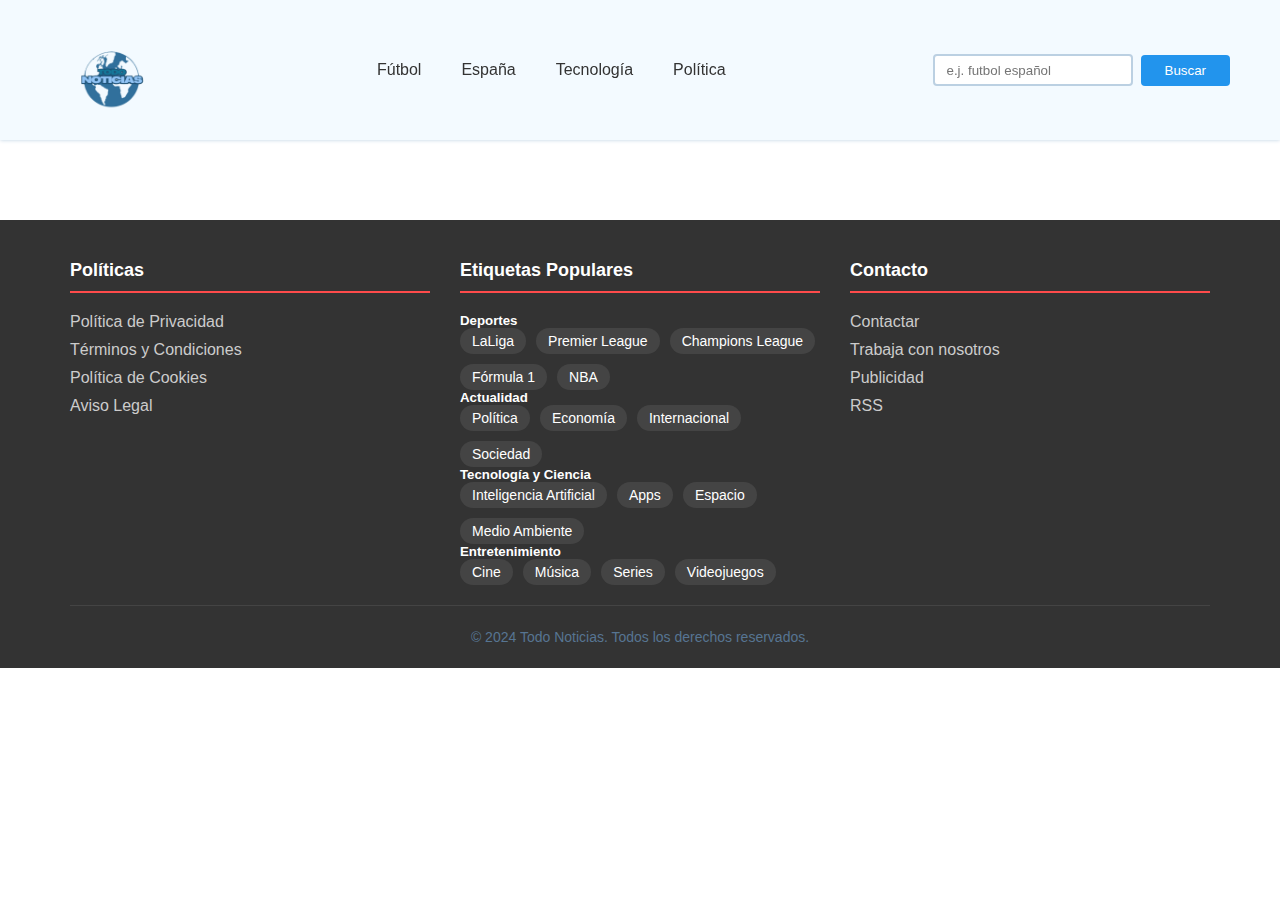
<file: NewsWebsite-main/index.html>
<!DOCTYPE html>
<html lang="en">

<head>
    <meta charset="UTF-8">
    <meta name="viewport" content="width=device-width, initial-scale=1.0">
    <title>Todo Noticias</title>
    <link rel="stylesheet" href="styles.css">
    <script src="script.js" defer></script>
 
    
</head>

<body>
    <nav>
        <div class="main-nav container flex">
            <a href="" class="company-logo">
                <img src="./images/News Mundi.png" alt="logo">
            </a>
            <div class="nav-links">
                <ul class="flex">
                   <li class="nav-item">
  <a href="#futbol" class="hover-link" onclick="onNavItemClick('futbol')">Fútbol</a>
 

<li class="nav-item">
  <a href="#espana" class="hover-link" onclick="onNavItemClick('españa')">España</a>
</li>
<li class="nav-item">
  <a href="#tecnologia" class="hover-link" onclick="onNavItemClick('tecnologia')">Tecnología</a>
</li>
<li class="nav-item">
  <a href="#politica" class="hover-link" onclick="onNavItemClick('politica')">Política</a>
</li>
                </ul>
            </div>
            <div class="search-bar flex">
                <input type="text" class="news-input" id="search-text" placeholder="e.j. futbol español">
                <button class="search-button" id="search-button">Buscar</button>
            </div>
        </div>
    </div> 
    </nav>


    <main>
        <div class="cards-container container flex" id="cardscontainer">



        </div>
    </main>

    <template id="template-news-card">
        <div class="card">
            <div class="card-header">
                <img src="https://via.placeholder.com/400x200" alt="" id="news-img">
            </div>
            <div class="card-content">
                <h3 id="news-title">This is the Title</h3>
                <h6 class="news-source" id="news-source">constGenius 02/02/2024</h6>
                <p class="news-desc" id="news-desc">Lorem ipsum dolor sit, amet consectetur adipisicing elit. Rem
                    incidunt ratione, dolore beatae quaerat voluptatum autem fugit voluptas minima eligendi facere
                    tenetur cumque. Dolorem porro, fugiat distinctio a accusamus cum!</p>
            </div>
        </div>
    </template>
    <footer class="footer">
        <div class="container">
            <div class="footer-container">
                <div class="footer-section">
                    <h4>Políticas</h4>
                    <ul class="footer-links">
                        <li><a href="./legal-pages.html/#privacidad">Política de Privacidad</a></li>
                        <li><a href="/NewsWebsite-main/legal-pages.html/">Términos y Condiciones</a></li>
                        <li><a href="/NewsWebsite-main/legal-pages.html/">Política de Cookies</a></li>
                        <li><a href="/NewsWebsite-main/legal-pages.html/">Aviso Legal</a></li>
                    </ul>
                </div>

                <div class="footer-section">
                    <h4>Etiquetas Populares</h4>
                    
                    <div class="tag-section">
                        <h5>Deportes</h5>
                        <div class="tags-container">
                            <a href="#laliga" class="tag" onclick="onNavItemClick('laliga')">LaLiga</a>
                            <a href="#premier" class="tag" onclick="onNavItemClick('premier')">Premier League</a>
                            <a href="#champions" class="tag" onclick="onNavItemClick('champions')">Champions League</a>
                            <a href="#formula1" class="tag" onclick="onNavItemClick('formula1')">Fórmula 1</a>
                            <a href="#nba" class="tag" onclick="onNavItemClick('nba')">NBA</a>
                        </div>
                    </div>

                    <div class="tag-section">
                        <h5>Actualidad</h5>
                        <div class="tags-container">
                            <a href="#politica" class="tag" onclick="onNavItemClick('politica')">Política</a>
                            <a href="#economia" class="tag" onclick="onNavItemClick('economia')">Economía</a>
                            <a href="#internacional" class="tag" onclick="onNavItemClick('internacional')">Internacional</a>
                            <a href="#sociedad" class="tag" onclick="onNavItemClick('sociedad')">Sociedad</a>
                        </div>
                    </div>

                    <div class="tag-section">
                        <h5>Tecnología y Ciencia</h5>
                        <div class="tags-container">
                            <a href="#ia" class="tag" onclick="onNavItemClick('ia')">Inteligencia Artificial</a>
                            <a href="#apps" class="tag" onclick="onNavItemClick('apps')">Apps</a>
                            <a href="#espacio" class="tag" onclick="onNavItemClick('espacio')">Espacio</a>
                            <a href="#medio-ambiente" class="tag" onclick="onNavItemClick('medio-ambiente')">Medio Ambiente</a>
                        </div>
                    </div>

                    <div class="tag-section">
                        <h5>Entretenimiento</h5>
                        <div class="tags-container">
                            <a href="#cine" class="tag" onclick="onNavItemClick('cine')">Cine</a>
                            <a href="#musica" class="tag" onclick="onNavItemClick('musica')">Música</a>
                            <a href="#series" class="tag" onclick="onNavItemClick('series')">Series</a>
                            <a href="#videojuegos" class="tag" onclick="onNavItemClick('videojuegos')">Videojuegos</a>
                        </div>
                    </div>
                </div>

                <div class="footer-section">
                    <h4>Contacto</h4>
                    <ul class="footer-links">
                        <li><a href="#contacto">Contactar</a></li>
                        <li><a href="#empleo">Trabaja con nosotros</a></li>
                        <li><a href="#publicidad">Publicidad</a></li>
                        <li><a href="#rss">RSS</a></li>
                    </ul>
                </div>
            </div>
            
            <div class="footer-bottom">
                <p>&copy; 2024 Todo Noticias. Todos los derechos reservados.</p>
            </div>
        </div>
    </footer>
</body>

</html>
</file>
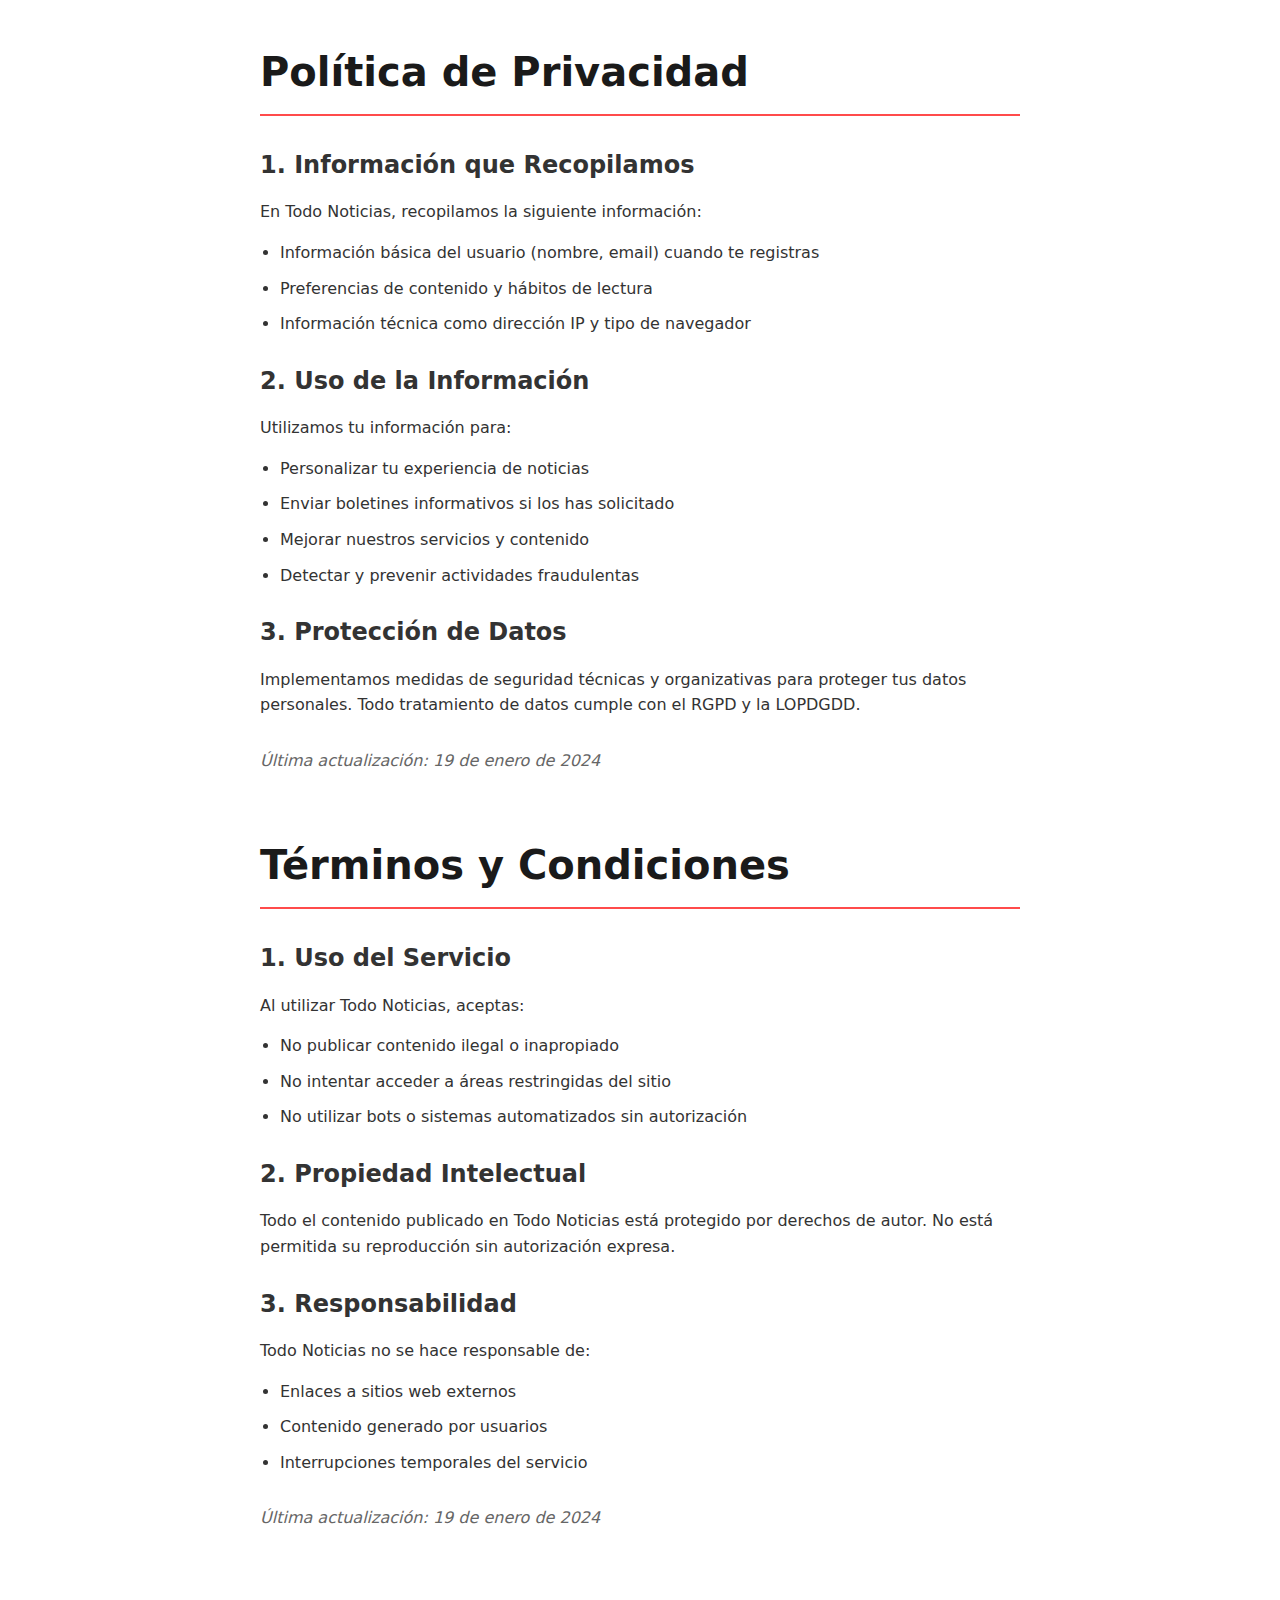
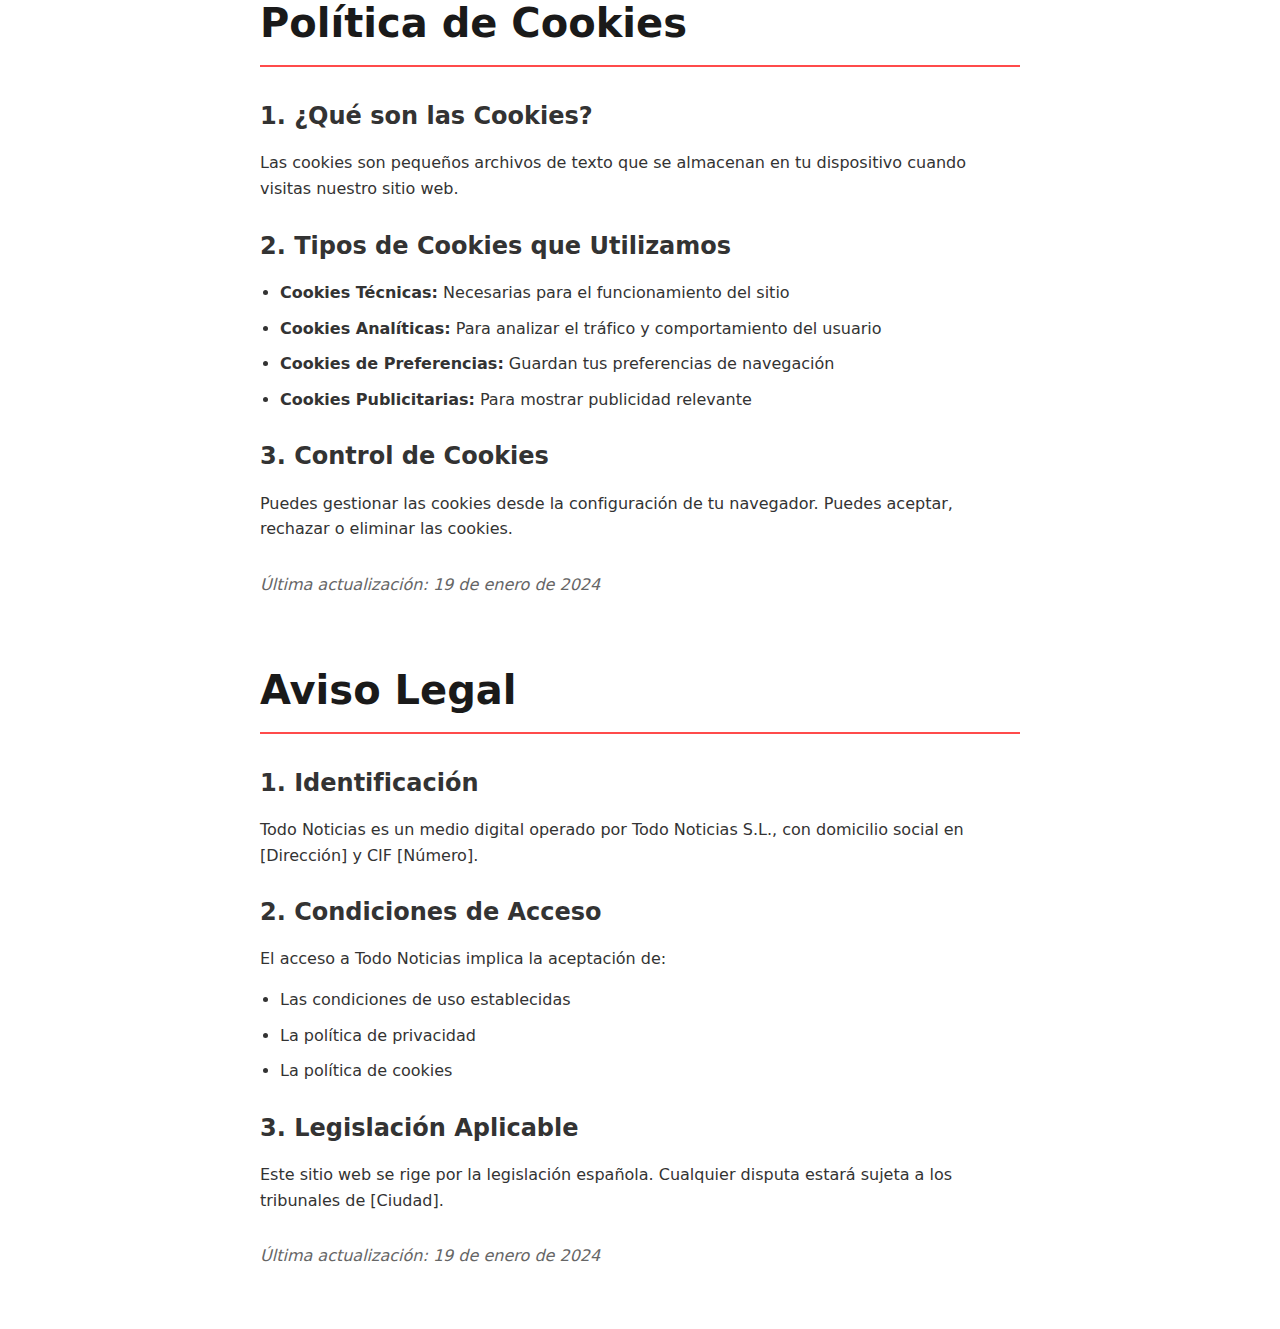
<file: NewsWebsite-main/legal-pages.html>
<!DOCTYPE html>
<html lang="es">
<head>
    <meta charset="UTF-8">
    <meta name="viewport" content="width=device-width, initial-scale=1.0">
    <title>Páginas Legales - Todo Noticias</title>
    <style>
        * {
            margin: 0;
            padding: 0;
            box-sizing: border-box;
        }

        body {
            font-family: system-ui, -apple-system, sans-serif;
            line-height: 1.6;
            color: #333;
        }

        .legal-container {
            max-width: 800px;
            margin: 40px auto;
            padding: 0 20px;
        }

        .legal-section {
            margin-bottom: 60px;
        }

        .legal-section h1 {
            color: #1a1a1a;
            font-size: 2.5em;
            margin-bottom: 30px;
            padding-bottom: 10px;
            border-bottom: 2px solid #ff4b4b;
        }

        .legal-section h2 {
            color: #333;
            font-size: 1.5em;
            margin: 25px 0 15px 0;
        }

        .legal-section p {
            margin-bottom: 15px;
        }

        .legal-section ul {
            margin: 15px 0;
            padding-left: 20px;
        }

        .legal-section li {
            margin-bottom: 10px;
        }

        .update-date {
            font-style: italic;
            color: #666;
            margin-top: 30px;
        }

        @media (max-width: 768px) {
            .legal-container {
                margin: 20px auto;
            }

            .legal-section h1 {
                font-size: 2em;
            }
        }
    </style>
</head>
<body>
    <div class="legal-container">
        <!-- Política de Privacidad -->
        <section class="legal-section" id="privacidad">
            <h1>Política de Privacidad</h1>
            
            <h2>1. Información que Recopilamos</h2>
            <p>En Todo Noticias, recopilamos la siguiente información:</p>
            <ul>
                <li>Información básica del usuario (nombre, email) cuando te registras</li>
                <li>Preferencias de contenido y hábitos de lectura</li>
                <li>Información técnica como dirección IP y tipo de navegador</li>
            </ul>

            <h2>2. Uso de la Información</h2>
            <p>Utilizamos tu información para:</p>
            <ul>
                <li>Personalizar tu experiencia de noticias</li>
                <li>Enviar boletines informativos si los has solicitado</li>
                <li>Mejorar nuestros servicios y contenido</li>
                <li>Detectar y prevenir actividades fraudulentas</li>
            </ul>

            <h2>3. Protección de Datos</h2>
            <p>Implementamos medidas de seguridad técnicas y organizativas para proteger tus datos personales. Todo tratamiento de datos cumple con el RGPD y la LOPDGDD.</p>

            <p class="update-date">Última actualización: 19 de enero de 2024</p>
        </section>

        <!-- Términos y Condiciones -->
        <section class="legal-section" id="terminos">
            <h1>Términos y Condiciones</h1>

            <h2>1. Uso del Servicio</h2>
            <p>Al utilizar Todo Noticias, aceptas:</p>
            <ul>
                <li>No publicar contenido ilegal o inapropiado</li>
                <li>No intentar acceder a áreas restringidas del sitio</li>
                <li>No utilizar bots o sistemas automatizados sin autorización</li>
            </ul>

            <h2>2. Propiedad Intelectual</h2>
            <p>Todo el contenido publicado en Todo Noticias está protegido por derechos de autor. No está permitida su reproducción sin autorización expresa.</p>

            <h2>3. Responsabilidad</h2>
            <p>Todo Noticias no se hace responsable de:</p>
            <ul>
                <li>Enlaces a sitios web externos</li>
                <li>Contenido generado por usuarios</li>
                <li>Interrupciones temporales del servicio</li>
            </ul>

            <p class="update-date">Última actualización: 19 de enero de 2024</p>
        </section>

        <!-- Política de Cookies -->
        <section class="legal-section" id="cookies">
            <h1>Política de Cookies</h1>

            <h2>1. ¿Qué son las Cookies?</h2>
            <p>Las cookies son pequeños archivos de texto que se almacenan en tu dispositivo cuando visitas nuestro sitio web.</p>

            <h2>2. Tipos de Cookies que Utilizamos</h2>
            <ul>
                <li><strong>Cookies Técnicas:</strong> Necesarias para el funcionamiento del sitio</li>
                <li><strong>Cookies Analíticas:</strong> Para analizar el tráfico y comportamiento del usuario</li>
                <li><strong>Cookies de Preferencias:</strong> Guardan tus preferencias de navegación</li>
                <li><strong>Cookies Publicitarias:</strong> Para mostrar publicidad relevante</li>
            </ul>

            <h2>3. Control de Cookies</h2>
            <p>Puedes gestionar las cookies desde la configuración de tu navegador. Puedes aceptar, rechazar o eliminar las cookies.</p>

            <p class="update-date">Última actualización: 19 de enero de 2024</p>
        </section>

        <!-- Aviso Legal -->
        <section class="legal-section" id="legal">
            <h1>Aviso Legal</h1>

            <h2>1. Identificación</h2>
            <p>Todo Noticias es un medio digital operado por Todo Noticias S.L., con domicilio social en [Dirección] y CIF [Número].</p>

            <h2>2. Condiciones de Acceso</h2>
            <p>El acceso a Todo Noticias implica la aceptación de:</p>
            <ul>
                <li>Las condiciones de uso establecidas</li>
                <li>La política de privacidad</li>
                <li>La política de cookies</li>
            </ul>

            <h2>3. Legislación Aplicable</h2>
            <p>Este sitio web se rige por la legislación española. Cualquier disputa estará sujeta a los tribunales de [Ciudad].</p>

            <p class="update-date">Última actualización: 19 de enero de 2024</p>
        </section>
    </div>
</body>
</html>
</file>
<file: NewsWebsite-main/styles.css>
* {
    padding: 0;
    margin: 0;
    box-sizing: border-box;
}

:root {
    --primary-text-color: #183b56;
    --secondary-text-color: #577592;
    --accent-color: #2294ed;
    --accent-color-dark: #1d69a3;
}
* {
    margin: 0;
    padding: 0;
    box-sizing: border-box;
}

body {
    font-family: system-ui, -apple-system, sans-serif;
}

.container {
    max-width: 1200px;
    margin: 0 auto;
    padding: 0 20px;
}

.flex {
    display: flex;
    align-items: center;
}

nav {
    background: #fff;
    box-shadow: 0 2px 4px rgba(0,0,0,0.1);
    position: sticky;
    top: 0;
    z-index: 100;
}

.main-nav {
    justify-content: space-between;
    padding: 15px 0;
    flex-wrap: wrap;
    gap: 20px;
}

.company-logo img {
    width: 120px;
    height: auto;
}

.nav-links ul {
    list-style: none;
    gap: 20px;
    flex-wrap: wrap;
}

.hover-link {
    color: #333;
    text-decoration: none;
    padding: 8px 12px;
    transition: 0.2s ease-out;
}

.hover-link:hover {
    color: #007bff;
}

.search-bar {
    gap: 10px;
    flex-wrap: wrap;
}

.news-input {
    padding: 8px 12px;
    border: 1px solid #ddd;
    border-radius: 4px;
    width: 200px;
}

.search-button {
    padding: 8px 16px;
    background: #007bff;
    color: white;
    border: none;
    border-radius: 4px;
    cursor: pointer;
}

.search-button:hover {
    background: #0056b3;
}

.cards-container {
    padding: 30px 0;
    gap: 20px;
    flex-wrap: wrap;
    justify-content: center;
}

.card {
    width: 100%;
    max-width: 350px;
    background: #fff;
    border-radius: 8px;
    box-shadow: 0 2px 4px rgba(0,0,0,0.1);
    overflow: hidden;
}

.card-header img {
    width: 100%;
    height: 200px;
    object-fit: cover;
}

.card-content {
    padding: 20px;
}

.card-content h3 {
    margin-bottom: 10px;
    font-size: 1.2rem;
}

.news-source {
    color: #666;
    margin-bottom: 12px;
    font-size: 0.9rem;
}

.news-desc {
    color: #333;
    line-height: 1.5;
    display: -webkit-box;
    -webkit-line-clamp: 3;
    -webkit-box-orient: vertical;
    overflow: hidden;
}

@media (max-width: 768px) {
    .main-nav {
        flex-direction: column;
        align-items: stretch;
    }

    .nav-links ul {
        justify-content: center;
    }

    .search-bar {
        width: 100%;
        justify-content: center;
    }

    .news-input {
        width: 100%;
        max-width: 400px;
    }
}

@media (max-width: 480px) {
    .card {
        max-width: 100%;
    }

    .nav-links ul {
        flex-direction: column;
        align-items: center;
    }
}
body {
    font-family: "Poppins", sans-serif;
    color: var(--primary-text-color);
}
.footer {
    background-color: #333;
    color: #fff;
    padding: 40px 0 20px 0;
    margin-top: 40px;
}

.footer-container {
    display: flex;
    flex-wrap: wrap;
    justify-content: space-between;
    gap: 30px;
    margin-bottom: 20px;
}

.footer-section {
    flex: 1;
    min-width: 250px;
}

.footer-section h4 {
    color: #fff;
    font-size: 18px;
    margin-bottom: 20px;
    padding-bottom: 10px;
    border-bottom: 2px solid #ff4b4b;
}

.footer-links {
    list-style: none;
    padding: 0;
}

.footer-links li {
    margin-bottom: 10px;
}

.footer-links a {
    color: #ccc;
    text-decoration: none;
    transition: color 0.3s ease;
}

.footer-links a:hover {
    color: #ff4b4b;
}

.tags-container {
    display: flex;
    flex-wrap: wrap;
    gap: 10px;
}

.tag {
    background-color: #444;
    color: #fff;
    padding: 5px 12px;
    border-radius: 20px;
    font-size: 14px;
    transition: background-color 0.3s ease;
}

.tag:hover {
    background-color: #ff4b4b;
    cursor: pointer;
}

.footer-bottom {
    text-align: center;
    padding-top: 20px;
    margin-top: 20px;
    border-top: 1px solid #444;
    color: #888;
    font-size: 14px;
}

@media (max-width: 768px) {
    .footer-container {
        flex-direction: column;
        padding: 0 20px;
    }

    .footer-section {
        width: 100%;
        text-align: center;
    }

    .tags-container {
        justify-content: center;
    }
}

p {
    color: var(--secondary-text-color);
    line-height: 1.4rem;
}

a {
    text-decoration: none;
}


ul {
    list-style: none;
}

.flex {
    display: flex;
    align-items: center;
}

.container {
    max-width: 1180px;
    margin-inline: auto;
    overflow: hidden;
}

nav {
    background-color: #f3faff;
    box-shadow: 0 0 4px #bbd0e2;
    position: fixed;
    top: 0;
    z-index: 99;
    left: 0;
    right: 0;
}

.main-nav {
    justify-content: space-between;
    padding-block: 8px;
}

.company-logo img {
    width: 120px;
}

.nav-links ul {
    gap: 16px;
}

.hover-link {
    cursor: pointer;
}

.hover-link:hover {
    color: var(--secondary-text-color);
}

.hover-link:active {
    color: red;
}

.nav-item.active {
    color: var(--accent-color);
}

.search-bar {
    height: 32px;
    gap: 8px;
}

.news-input {
    width: 200px;
    height: 100%;
    padding-inline: 12px;
    border-radius: 4px;
    border: 2px solid #bbd0e2;
}

.search-button {
    background-color: var(--accent-color);
    color: white;
    padding: 8px 24px;
    border: none;
    border-radius: 4px;
    cursor: pointer;
}

.search-button:hover {
    background-color: var(--accent-color-dark);
}

main {
    padding-block: 20px;
    margin-top: 80px;
}

.cards-container {
    justify-content: space-between;
    flex-wrap: wrap;
    row-gap: 20px;
    align-items: start;
}

.card {
    width: 360px;
    min-height: 400px;
    box-shadow: 0 0 4px #d4ecff;
    border-radius: 4px;
    cursor: pointer;
    background-color: #fff;
    overflow: hidden;
    transition: all 0.3s ease;
}

.card:hover {
    box-shadow: 1px 1px 8px #d4ecff;
    background-color: #f9fdff;
    transform: translate(-2px);
}

.card-header img {
    width: 100%;
    height: 180px;
    object-fit: cover;
}

.card-content {
    padding: 12px;
}

.news-source {
    margin-block: 12px;
}
</file>
